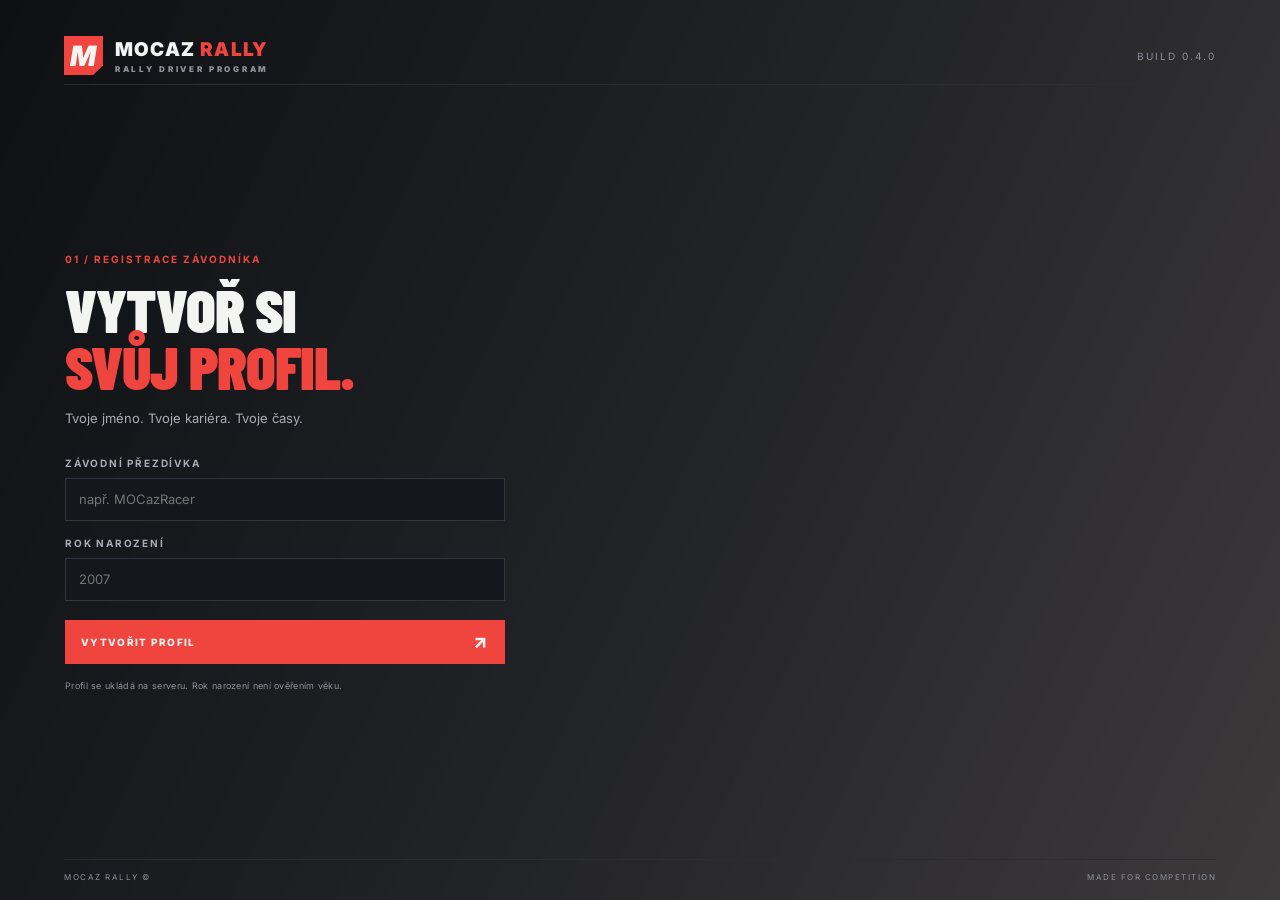
<file: mta/mocaz_rally/ui/index.html>
<!doctype html>
<html lang="cs"><head><meta charset="utf-8"><meta name="viewport" content="width=device-width,initial-scale=1"><title>Mocaz Rally</title><link rel="stylesheet" href="style.css"></head>
<body><div class="grain"></div><main class="shell">
<header class="topbar"><div class="brand"><span class="brand-mark">M</span><span>MOCAZ<span class="red"> RALLY</span><small>RALLY DRIVER PROGRAM</small></span></div><div class="version" id="version">BUILD 0.4.0</div></header>
<section id="notice" class="notice hidden"></section>
<section id="create" class="screen"><div class="eyebrow">01 / REGISTRACE ZÁVODNÍKA</div><h1>Vytvoř si<br><span class="red">svůj profil.</span></h1><p class="lead">Tvoje jméno. Tvoje kariéra. Tvoje časy.</p><form id="profileForm"><label for="nickname">ZÁVODNÍ PŘEZDÍVKA</label><input id="nickname" maxlength="24" minlength="3" placeholder="např. MOCazRacer" required><label for="birthYear">ROK NAROZENÍ</label><input id="birthYear" type="number" min="1900" max="2027" placeholder="2007" required><button class="primary" type="submit">VYTVOŘIT PROFIL <span>↗</span></button></form><div class="footnote">Profil se ukládá na serveru. Rok narození není ověřením věku.</div></section>
<section id="driver" class="screen hidden"><div class="eyebrow">02 / VÝBĚR ZÁVODNÍKA</div><h1>Jaký bude<br><span class="red">tvůj styl?</span></h1><p class="lead">Vyber si svou první závodnickou identitu.</p><div class="driver-grid"><button class="driver-card" data-driver="rookie"><span class="number">01</span><b>ROOKIE</b><small>Začínám od nuly</small></button><button class="driver-card" data-driver="technician"><span class="number">02</span><b>TECHNIK</b><small>Čistota a nastavení</small></button><button class="driver-card" data-driver="showman"><span class="number">03</span><b>SHOWMAN</b><small>Jízda na hraně</small></button></div></section>
<section id="main" class="screen hidden"><div class="welcome"><div><div class="eyebrow">ZÁVODNÍ CENTRÁLA</div><h1>Vítej,<br><span class="red" id="welcomeName">závodníku.</span></h1><p class="lead">Vyber, kam vyrazíš jako první.</p></div><div class="profile-chip"><div class="avatar">MR</div><div><b id="profileName">Závodník</b><small id="profileMeta">DRIVER PROFILE</small></div></div></div><div class="menu-grid"><button class="menu-card featured" data-action="solo"><span class="card-index">01 / TIME ATTACK</span><b>SOLO</b><small>Etapy · časovky · rekordy</small><span class="arrow">↗</span></button><button class="menu-card" data-action="multiplayer"><span class="card-index">02 / ONLINE</span><b>MULTIPLAYER</b><small>Lobby · společné závody</small><span class="arrow">↗</span></button><button class="menu-card" data-action="school"><span class="card-index">03 / TRAINING</span><b>RALLY ŠKOLA</b><small>Brzdění · zatáčky · stopa</small><span class="arrow">↗</span></button><button class="menu-card" data-action="garage"><span class="card-index">04 / VEHICLES</span><b>GARÁŽ</b><small>Auta · pohon · výkon</small><span class="arrow">↗</span></button><button class="menu-card" data-action="leaderboard"><span class="card-index">05 / RECORDS</span><b>ŽEBŘÍČEK</b><small>Nejrychlejší časy · etapy</small><span class="arrow">↗</span></button></div><footer class="main-footer"><button class="text-button" data-action="profile">MŮJ PROFIL ↗</button><span>DISCIPLÍNA. PŘESNOST. RYCHLOST.</span></footer></section>
<section id="game" class="screen hidden"><div class="eyebrow" id="gameTag">MOCAZ RALLY</div><h1 id="gameTitle">Vyber si etapu.</h1><p class="lead" id="gameLead">Připrav si auto a vyraz na trať.</p><div id="gameContent" class="game-content"></div><div class="button-row"><button class="secondary" id="backButton">← ZPĚT DO MENU</button><button class="secondary hidden" id="leaveLobbyButton">ODEJÍT Z LOBBY</button></div></section>
<section id="raceOverlay" class="race-overlay hidden"><div class="race-label">MOCAZ RALLY / LIVE</div><div id="raceMessage">PŘIPRAV SE</div><small>BACKSPACE · UKONČIT JÍZDU</small></section>
<div class="bottomline"><span>MOCAZ RALLY ©</span><span>MADE FOR COMPETITION</span></div></main><script src="app.js"></script></body></html>
</file>
<file: mta/mocaz_rally/ui/style.css>
@import url('https://fonts.googleapis.com/css2?family=Barlow+Condensed:wght@400;500;600;700;800;900&family=Inter:wght@400;500;600;700&display=swap');
:root{--line:#2a2d34;--red:#f0443e;--white:#f4f4f3;--muted:#8d919b}*{box-sizing:border-box}html,body{margin:0;width:100%;height:100%;overflow:hidden;background:transparent;color:var(--white);font-family:Inter,Arial,sans-serif}.grain{position:fixed;inset:0;pointer-events:none;background:linear-gradient(115deg,rgba(7,8,11,.97),rgba(10,11,15,.90) 52%,rgba(18,14,16,.82));z-index:0}.shell{position:relative;z-index:1;width:100%;height:100%;padding:3vh 5vw 2vh;display:flex;flex-direction:column}.topbar{height:58px;display:flex;align-items:center;justify-content:space-between;border-bottom:1px solid var(--line);flex-shrink:0}.brand{display:flex;align-items:center;gap:12px;font-size:19px;font-weight:900;letter-spacing:1.2px}.brand-mark{display:grid;place-items:center;width:39px;height:39px;background:var(--red);font-size:28px;font-style:italic;clip-path:polygon(0 0,100% 0,100% 75%,75% 100%,0 100%)}.brand small{display:block;font-size:8px;letter-spacing:2.7px;color:var(--muted);margin-top:3px}.red{color:var(--red)}.version,.eyebrow,.card-index,.bottomline,.footnote{font-size:10px;letter-spacing:2px;color:var(--muted)}.screen{width:100%;max-width:1150px;margin:auto;animation:appear .2s ease}.hidden{display:none!important}.eyebrow{color:var(--red);font-weight:700;margin-bottom:16px}h1{font-family:'Barlow Condensed',Impact,sans-serif;font-size:clamp(45px,6.8vh,82px);line-height:.92;letter-spacing:-1px;text-transform:uppercase;margin:0 0 16px;font-weight:900}.lead{color:#a9acb4;font-size:13px;margin:0 0 24px}form{width:min(440px,100%);display:flex;flex-direction:column;gap:9px}label{font-size:10px;letter-spacing:1.8px;font-weight:700;color:#a9acb4;margin-top:7px}input,select{height:43px;width:100%;background:#15171c;border:1px solid #32353d;color:white;padding:0 13px;font:13px Inter,Arial;outline:none}input:focus,select:focus{border-color:var(--red)}button{font-family:Inter,Arial;cursor:pointer;color:var(--white)}.primary,.secondary{min-height:44px;background:var(--red);border:0;padding:0 16px;text-align:left;font-weight:800;font-size:10px;letter-spacing:1.3px;display:flex;justify-content:space-between;align-items:center}.primary{margin-top:10px}.primary span{font-size:19px}.primary:hover{background:#ff5b53}.secondary{background:#202229;border:1px solid #373a43}.secondary:hover{border-color:var(--red)}.footnote{font-size:9px;letter-spacing:.3px;margin-top:16px}.driver-grid{display:grid;grid-template-columns:repeat(3,minmax(0,1fr));gap:12px}.driver-card,.menu-card,.choice-card{position:relative;text-align:left;background:rgba(20,22,27,.9);border:1px solid var(--line);padding:20px;transition:.15s}.driver-card{min-height:125px}.driver-card:hover,.menu-card:hover,.choice-card:hover{border-color:var(--red);transform:translateY(-2px)}.driver-card .number{display:block;color:var(--red);font-size:10px;letter-spacing:2px;margin-bottom:20px}.driver-card b,.menu-card b,.choice-card b{display:block;font-family:'Barlow Condensed',Impact,sans-serif;font-size:26px}.driver-card small,.menu-card small,.choice-card small{display:block;color:var(--muted);font-size:10px;margin-top:7px}.welcome{display:flex;justify-content:space-between;align-items:end;gap:24px;margin-bottom:24px}.welcome h1{font-size:clamp(43px,5.7vh,68px)}.welcome .lead{margin-bottom:0}.profile-chip{display:flex;align-items:center;gap:12px;padding:11px 14px;border:1px solid var(--line);background:#14161bcc;min-width:210px}.avatar{width:36px;height:36px;display:grid;place-items:center;background:#272a31;color:var(--red);font-weight:900}.profile-chip b,.profile-chip small{display:block}.profile-chip b{font-size:12px}.profile-chip small{font-size:9px;color:var(--muted);letter-spacing:.7px;margin-top:5px}.menu-grid{display:grid;grid-template-columns:repeat(2,minmax(0,1fr));gap:10px}.menu-card{min-height:120px;padding:17px 21px}.menu-card.featured{background:linear-gradient(110deg,#f0443e26,#14161bed 70%);border-color:#6a302f}.card-index{display:block;font-size:8px;margin-bottom:11px}.menu-card b{font-size:27px}.arrow{position:absolute;right:18px;top:17px;color:var(--red);font-size:20px}.main-footer,.button-row{display:flex;justify-content:space-between;align-items:center;gap:12px;margin-top:17px}.text-button{border:0;background:transparent;font-size:10px;font-weight:700;letter-spacing:1.5px;padding:8px 0}.main-footer>span{font-size:8px;letter-spacing:1.5px;color:#686d77}.bottomline{height:23px;display:flex;justify-content:space-between;align-items:end;border-top:1px solid var(--line);font-size:8px;letter-spacing:1.5px}.notice{position:fixed;z-index:5;top:78px;left:50%;transform:translateX(-50%);background:#321c1d;border:1px solid #8b3835;padding:12px 17px;font-size:12px;max-width:80%;box-shadow:0 12px 35px #0008}.game-content{display:grid;grid-template-columns:repeat(2,minmax(0,1fr));gap:9px;max-height:42vh;overflow:auto;padding:2px}.choice-card{min-height:85px;padding:15px}.choice-card b{font-size:22px}.choice-card .tag{font-size:8px;color:var(--red);letter-spacing:1.5px}.choice-card button{margin-top:12px;width:100%;height:34px;background:#2a2d34;border:1px solid #444852;font-size:9px;font-weight:700;letter-spacing:1px}.choice-card button:hover{background:var(--red);border-color:var(--red)}.lobby-box{grid-column:1/-1;padding:18px;border:1px solid var(--line);background:#14161bcc}.lobby-box h3{margin:0 0 12px;font-family:'Barlow Condensed',Impact,sans-serif;font-size:25px}.member{padding:8px 0;border-bottom:1px solid var(--line);font-size:12px}.member:last-child{border-bottom:0}.inline-controls{display:flex;gap:8px;flex-wrap:wrap;margin-top:14px}.inline-controls button{padding:11px 13px;background:#272a31;border:1px solid #454954;font-size:9px;font-weight:800;letter-spacing:1px}.inline-controls button.primary-small{background:var(--red);border-color:var(--red)}.race-overlay{position:fixed;z-index:10;left:4vw;top:5vh;padding:12px 16px;background:#08090bd9;border-left:3px solid var(--red);min-width:240px;pointer-events:none}.race-label{font-size:8px;color:var(--red);letter-spacing:2px}.race-overlay #raceMessage{font-family:'Barlow Condensed',Impact,sans-serif;font-size:27px;font-weight:800;margin:6px 0}.race-overlay small{font-size:8px;color:var(--muted);letter-spacing:1px}@keyframes appear{from{opacity:0;transform:translateY(5px)}to{opacity:1;transform:translateY(0)}}@media(max-width:800px){.shell{padding:2vh 4vw 1.5vh}.driver-grid{grid-template-columns:1fr}.driver-card{min-height:75px;padding:12px}.driver-card .number{margin-bottom:8px}.menu-card{padding:13px;min-height:105px}.menu-card b{font-size:22px}.welcome{align-items:start;flex-direction:column}.profile-chip{display:none}.game-content{max-height:40vh}.bottomline{font-size:7px}}

body.racing .grain,body.racing .topbar,body.racing .bottomline{display:none}body.racing .shell{padding:0;pointer-events:none}body.racing .race-overlay{pointer-events:none}
</file>
